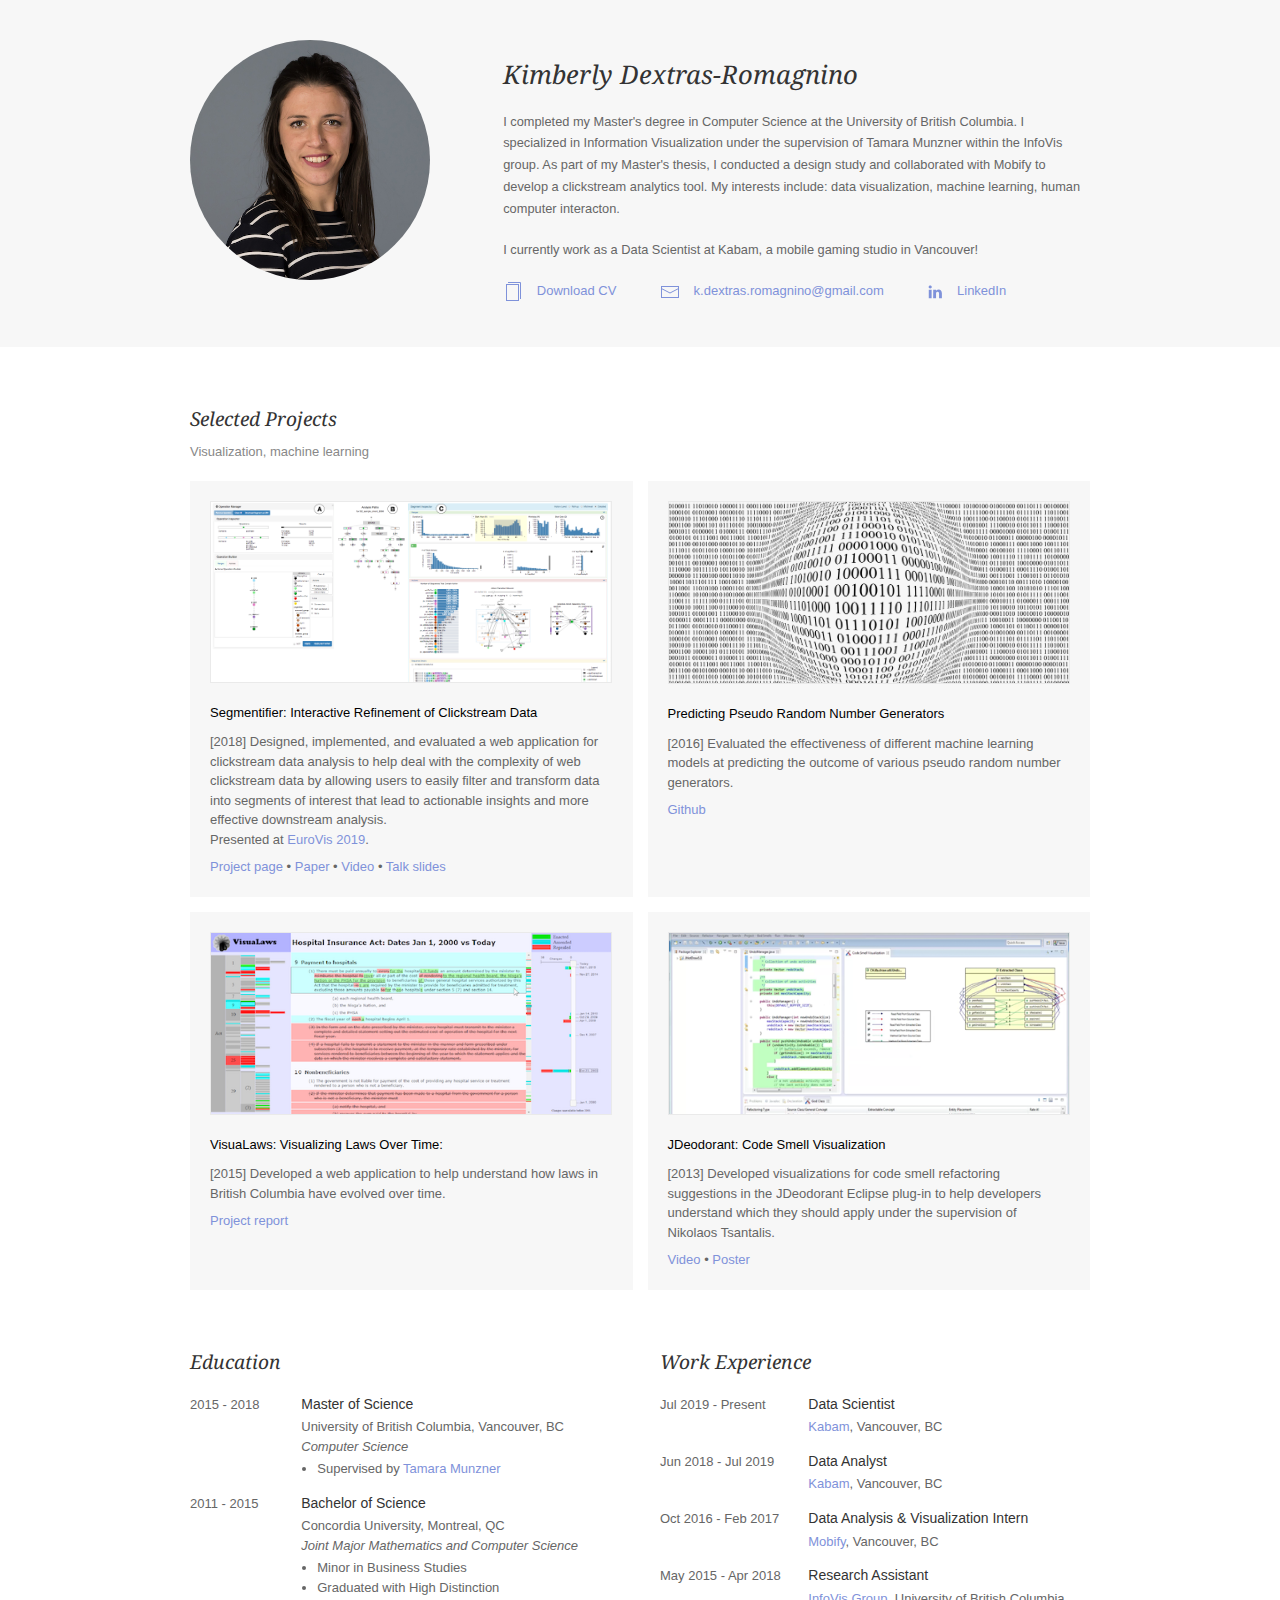
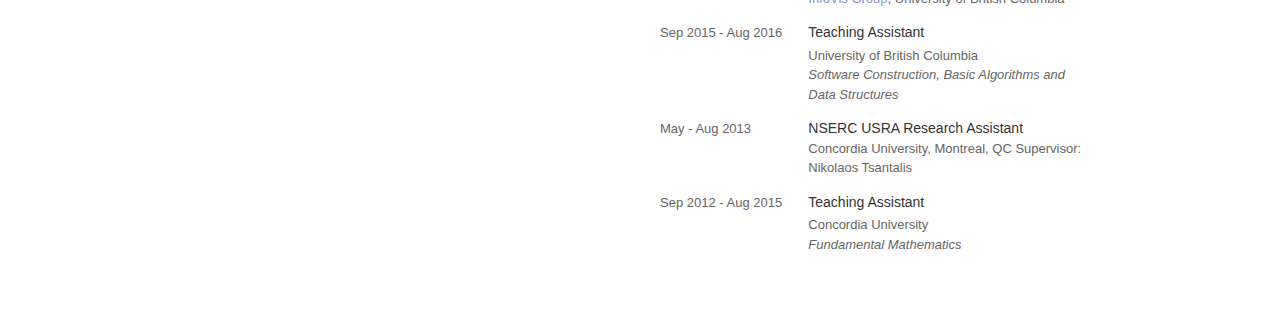
<file: index.html>
<!DOCTYPE html>
<html>

<head>
	<title>Kimberly Dextras-Romagnino</title>

	<link href="https://fonts.googleapis.com/css?family=Noto+Serif:400,400i" rel="stylesheet">

	<link href="css/uikit.min.css" rel="stylesheet">
	<link href="css/style.css" rel="stylesheet">
</head>

<body>

	<div id="header" class="uk-padding">
		<div class="uk-container uk-container-small">
			<div uk-grid>
				<div class="uk-width-1-2@s uk-width-1-3@m">
					<img src="images/kimberly-dextras-romagnino-c.png" alt="Kimberly Dextras-Romagnino"
						class="portrait" />
				</div>
				<div class="uk-width-1-2@s uk-width-2-3@m">
					<h1 class="uk-margin-top">Kimberly Dextras-Romagnino</h1>
					<p class="intro">I completed my Master's degree in Computer Science at the University of British
						Columbia. I specialized in Information Visualization under the supervision of Tamara Munzner
						within
						the InfoVis group. As part of my Master's thesis, I conducted a design study and collaborated
						with Mobify to develop a clickstream analytics tool. My interests include: data visualization,
						machine learning, human computer interacton.</p>
					<p class="intro">I currently work as a Data Scientist at Kabam, a mobile gaming studio in Vancouver!
					</p>
					<div class="intro-links">
						<div class="intro-link"><a href="files/kdr_cv_two_cols_210121.pdf" class="plain-link"><span
									uk-icon="icon: copy" class="uk-margin-small-right"></span> Download CV</a></div>
						<div class="intro-link"><a href="mailto:k.dextras.romagnino@gmail.com" class="plain-link"><span
									uk-icon="icon: mail" class="uk-margin-small-right"></span>
								k.dextras.romagnino@gmail.com</a></div>
						<div class="intro-link"><a href="https://www.linkedin.com/in/kdextras" class="plain-link"><span
									uk-icon="icon: linkedin; ratio: 0.8" class="uk-margin-small-right"></span>
								LinkedIn</a></div>
					</div>
				</div>
			</div>
		</div>
	</div>

	<div id="projects" class="uk-container uk-container-small">
		<h2>Selected Projects</h2>
		<div class="subtitle">Visualization, machine learning</div>
		<div class="uk-child-width-1-2@m uk-grid-small uk-grid-match" uk-grid>
			<div>

				<div class="project-tile">
					<div uk-lightbox>
						<a href="images/segmentifier.png">
							<img class="project-tile-image" src="images/segmentifier-sm.png"
								data-caption="Segmentifier" />
						</a>
					</div>
					<div class="project-tile-title">Segmentifier: Interactive Refinement of Clickstream Data</div>
					<div class="project-tile-desc">[2018] Designed, implemented, and evaluated a web application for
						clickstream data analysis to help deal with the complexity of web clickstream data by allowing
						users to easily filter and transform data into segments of interest that lead to actionable
						insights and more effective downstream analysis.</div>
					<div class="project-tile-desc"> Presented at <a href="http://eurovis2019.org/"> EuroVis 2019</a>.
					</div>
					<div class="project-tile-links">
						<a href=https://www.cs.ubc.ca/labs/imager/tr/2019/segmentifier>Project page</a> &bull;
						<a href=https://onlinelibrary.wiley.com/doi/abs/10.1111/cgf.13715>Paper</a> &bull;
						<a href=https://www.youtube.com/watch?v=TobYDFeISOg>Video</a> &bull;
						<a href=files/segmentifier_eurovis.pdf>Talk slides</a>
					</div>
				</div>
			</div>
			<div>
				<div class="project-tile">
					<div uk-lightbox>
						<a href="images/randomnumbergenerator.png">
							<img class="project-tile-image" src="images/randomnumbergenerator-sm.png"
								data-caption="Random Number Generator" />
						</a>
					</div>
					<div class="project-tile-title">Predicting Pseudo Random Number Generators</div>
					<div class="project-tile-desc">[2016] Evaluated the effectiveness of different machine learning
						models at
						predicting the outcome of various pseudo random number generators.</div>
					<div class="project-tile-links">
						<a href="https://github.com/kdextras/PredictingPRNGs">Github</a>
					</div>
				</div>
			</div>
			<div>
				<div class="project-tile">
					<div uk-lightbox>
						<a href="images/visualaws.png">
							<img class="project-tile-image" src="images/visualaws-sm.png" data-caption="VisuaLaws" />
						</a>
					</div>
					<div class="project-tile-title">VisuaLaws: Visualizing Laws Over Time:</div>
					<div class="project-tile-desc">[2015] Developed a web application to help understand how laws in
						British
						Columbia have evolved over time.</div>
					<div class="project-tile-links">
						<a href="https://www.cs.ubc.ca/~tmm/courses/547-15/projects/kim-yasha/report.pdf">Project
							report</a>
					</div>
				</div>
			</div>
			<div>
				<div class="project-tile">
					<div uk-lightbox>
						<a href="images/jdeodorant.png">
							<img class="project-tile-image" src="images/jdeodorant-sm.png" data-caption="JDeodorant" />
						</a>
					</div>
					<div class="project-tile-title">JDeodorant: Code Smell Visualization</div>
					<div class="project-tile-desc">[2013] Developed visualizations for code smell refactoring
						suggestions in
						the JDeodorant Eclipse plug-in to help developers understand which they should apply under the
						supervision of Nikolaos Tsantalis.</div>
					<div class="project-tile-links">
						<a href="https://www.youtube.com/watch?v=LtH8uF0epV0">Video</a> &bull;
						<a href="files/jdeodorant_CodeSmellVisualizationPoster.pdf">Poster</a>
					</div>
				</div>
			</div>
		</div>
	</div>

	<div id="experience" class="uk-container uk-container-small">
		<div uk-grid>
			<div class="uk-width-1-2@m" id="education">
				<h2>Education</h2>
				<div class="uk-grid-small" uk-grid>
					<div class="uk-width-1-4">2015 - 2018</div>
					<div class="uk-width-3-4">
						<h4>Master of Science</h4>
						University of British Columbia, Vancouver, BC<br />
						<i>Computer Science</i><br />
						<ul>
							<li>Supervised by <a href="http://www.cs.ubc.ca/~tmm/">Tamara Munzner</a></li>
						</ul>
					</div>
				</div>
				<div class="uk-grid-small" uk-grid>
					<div class="uk-width-1-4">2011 - 2015</div>
					<div class="uk-width-3-4">
						<h4>Bachelor of Science</h4>
						Concordia University, Montreal, QC<br />
						<i>Joint Major Mathematics and Computer Science</i><br />
						<ul>
							<li>Minor in Business Studies</li>
							<li>Graduated with High Distinction</li>
						</ul>
					</div>
				</div>
			</div>
			<div class="uk-width-1-2@m">
				<h2>Work Experience</h2>
				<div class="uk-grid-small" uk-grid>
					<div class="uk-width-1-3">Jul 2019 - Present</div>
					<div class="uk-width-2-3">
						<h4>Data Scientist</h4>
						<a href="https://kabam.com/">Kabam</a>, Vancouver, BC
					</div>
				</div>
				<div class="uk-grid-small" uk-grid>
					<div class="uk-width-1-3">Jun 2018 - Jul 2019</div>
					<div class="uk-width-2-3">
						<h4>Data Analyst</h4>
						<a href="https://kabam.com/">Kabam</a>, Vancouver, BC
					</div>
				</div>
				<div class="uk-grid-small" uk-grid>
					<div class="uk-width-1-3">Oct 2016 - Feb 2017</div>
					<div class="uk-width-2-3">
						<h4>Data Analysis & Visualization Intern</h4>
						<a href="https://www.mobify.com/">Mobify</a>, Vancouver, BC
					</div>
				</div>
				<div class="uk-grid-small" uk-grid>
					<div class="uk-width-1-3">May 2015 - Apr 2018</div>
					<div class="uk-width-2-3">
						<h4>Research Assistant </h4>
						<a href="http://www.cs.ubc.ca/group/infovis/">InfoVis Group</a>, University of British Columbia
					</div>
				</div>
				<div class="uk-grid-small" uk-grid>
					<div class="uk-width-1-3">
						Sep 2015 - Aug 2016
					</div>
					<div class="uk-width-2-3">
						<h4>Teaching Assistant</h4>
						University of British Columbia<br />
						<i>Software Construction, Basic Algorithms and Data Structures</i>
					</div>
				</div>
				<!-- <div class="uk-grid-small" uk-grid>
					<div class="uk-width-1-3">May - Aug 2016</div>
					<div class="uk-width-2-3">
						<h4>Teaching Assistant</h4>
						University of British Columbia<br />
						<i>Basic Algorithms and Data Structures</i>
					</div>
				</div> -->
				<div class="uk-grid-small" uk-grid>
					<div class="uk-width-1-3">May - Aug 2013</div>
					<div class="uk-width-2-3">
						<h4>NSERC USRA Research Assistant</h4>
						Concordia University, Montreal, QC
						Supervisor: Nikolaos Tsantalis
					</div>
				</div>
				<div class="uk-grid-small" uk-grid>
					<div class="uk-width-1-3">Sep 2012 - Aug 2015</div>
					<div class="uk-width-2-3">
						<h4>Teaching Assistant</h4>
						Concordia University<br />
						<i>Fundamental Mathematics</i>
					</div>
				</div>
			</div>
		</div>
	</div>


	<script src="js/uikit.min.js"></script>
	<script src="js/uikit-icons.min.js"></script>

</body>

</html>
</file>
<file: css/style.css>
body {
	font-size: 13px;
}


/*
 * General
 */

a {
	color: #7f92da;
}

.plain-link:hover {
	text-decoration: none;
	color: #5364a7;
}


h1 {
	font-family: 'Noto Serif', serif;
  font-size: 1.6rem;
  font-style: italic;
}

h2 {
	font-family: 'Noto Serif', serif;
	font-style: italic;
  font-size: 1.2rem;
}

h4 {
	font-size: 0.875rem;
	font-weight: 500;
	margin-bottom: 3px;
}

.subtitle {
	color: #888;
	margin-bottom: 20px;
}


/*
 * Header
 */

#header {
	background: #f7f7f7;
	margin-bottom: 60px;
}

.portrait {
	border-radius: 100%;
	max-width: 240px;
}

.intro {
	font-size: 0.8rem;
	line-height: 1.7;
}

.intro-link {
	display: inline-block;
	margin-right: 40px;
	margin-bottom: 5px;
}


/*
 * Project tile
 */

#projects {
	margin-bottom: 60px;
}

#projects h2 {
	margin-bottom: 10px;
}

.project-tile {
	background: #f7f7f7;
	padding: 20px;
}
.project-tile-image {
	border: 1px solid #eaeaea;
}
.project-tile-title {
	color: #000;
	font-weight: 500;
	margin-top: 20px;
	margin-bottom: 10px;
}
.project-tile-links {
	margin-top: 8px;
}


/*
 * Education & work experience
 */

#experience {
	margin-bottom: 60px;
}

#education ul {
	margin-top: 3px;
	padding-left: 16px;
}
</file>
